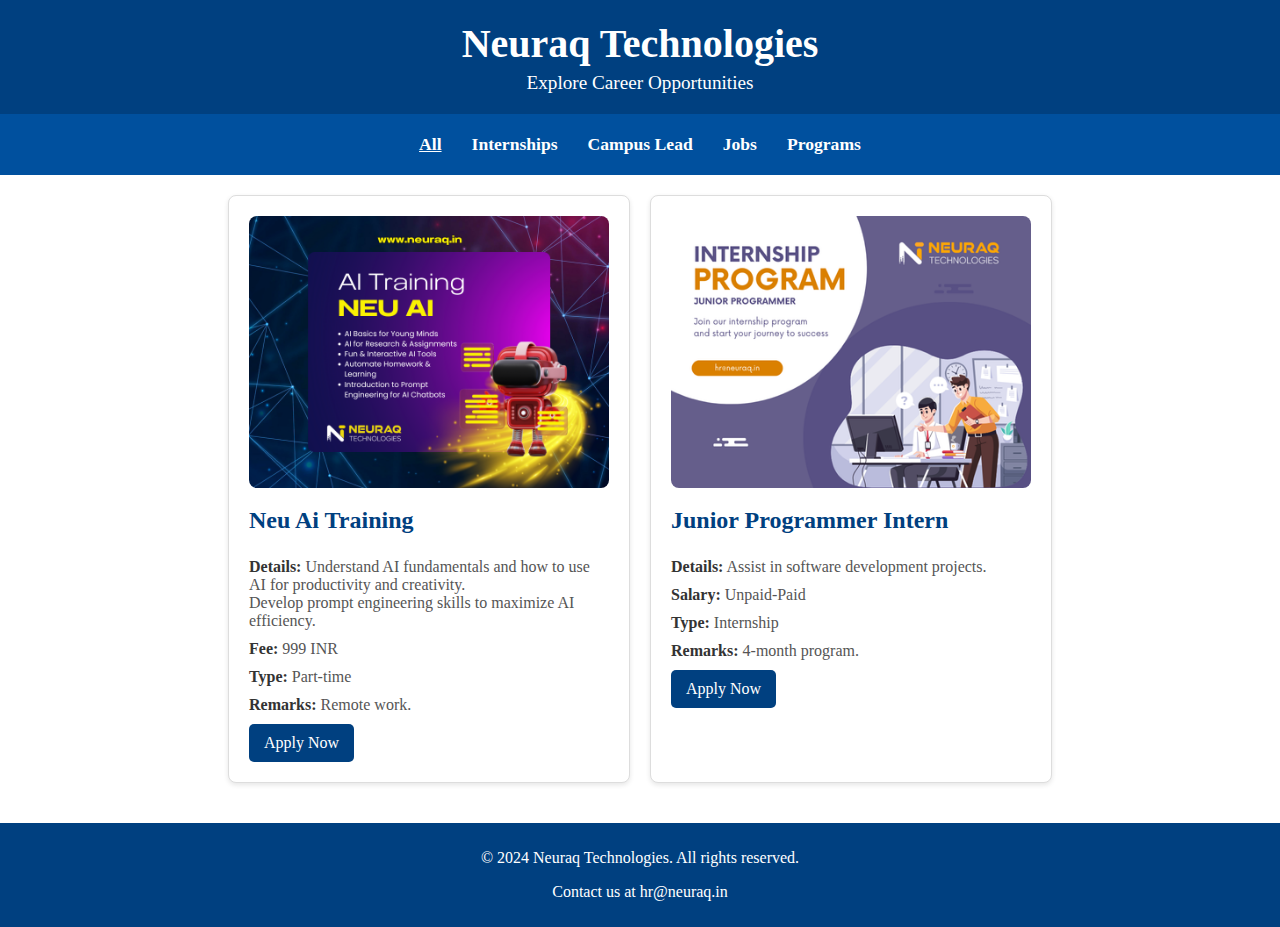
<file: career.html>
<!DOCTYPE html>
<html lang="en">
<head>
    <meta charset="UTF-8">
    <meta name="viewport" content="width=device-width, initial-scale=1.0">
    <title>Neurach Technologies - Careers</title>
    <link rel="stylesheet" href="career.css">
</head>
<body>
    <div class="main-career">
    <header class="career-header">
        <h1>Neuraq Technologies</h1>
        <p>Explore Career Opportunities</p>
    </header>
    <nav class="career-nav">
        <a href="#all" class="career-nav-link career-active" data-filter="all">All</a>
        <a href="#internships" class="career-nav-link" data-filter="internship">Internships</a>
        <a href="#campus-lead" class="career-nav-link" data-filter="campus-lead">Campus Lead</a>
        <a href="#jobs" class="career-nav-link" data-filter="job">Jobs</a>
        <a href="#programs" class="career-nav-link" data-filter="program">Programs</a>
    </nav>
    <div class="career-container">
        <div class="career-job-list">
            <div class="career-job-card" data-type="program">
                <img src="assets/images/course-04.png" alt="program 1">
                <h3>Neu Ai Training</h3>
                <p><strong>Details:</strong> Understand AI fundamentals and how to use AI for productivity and creativity.
                    <br>
                    Develop prompt engineering skills to maximize AI efficiency.
                    </p>
                <p><strong>Fee:</strong> 999 INR</p>
                <p><strong>Type:</strong> Part-time</p>
                <p><strong>Remarks:</strong> Remote work.</p>
                <a href="#" class="career-apply-link">Apply Now</a>
            </div>
            <div class="career-job-card" data-type="internship">
                <img src="assets/images/course-05.png" alt="Internship 1">
                <h3>Junior Programmer Intern</h3>
                <p><strong>Details:</strong> Assist in software development projects.</p>
                <p><strong>Salary:</strong> Unpaid-Paid</p>
                <p><strong>Type:</strong> Internship</p>
                <p><strong>Remarks:</strong> 4-month program.</p>
                <a href="https://forms.gle/obWX1FSLuHimti6c8" class="career-apply-link">Apply Now</a>
            </div>
            <!-- Add more job cards as needed -->
        </div>
    </div>
    <footer class="career-footer">
        <p>&copy; 2024 Neuraq Technologies. All rights reserved.</p>
        <p>Contact us at <a href="mailto:hr@neuraq.in">hr@neuraq.in</a></p>
    </footer>
    <script src="career.js"></script>
</div>
</body>
</html>
</file>
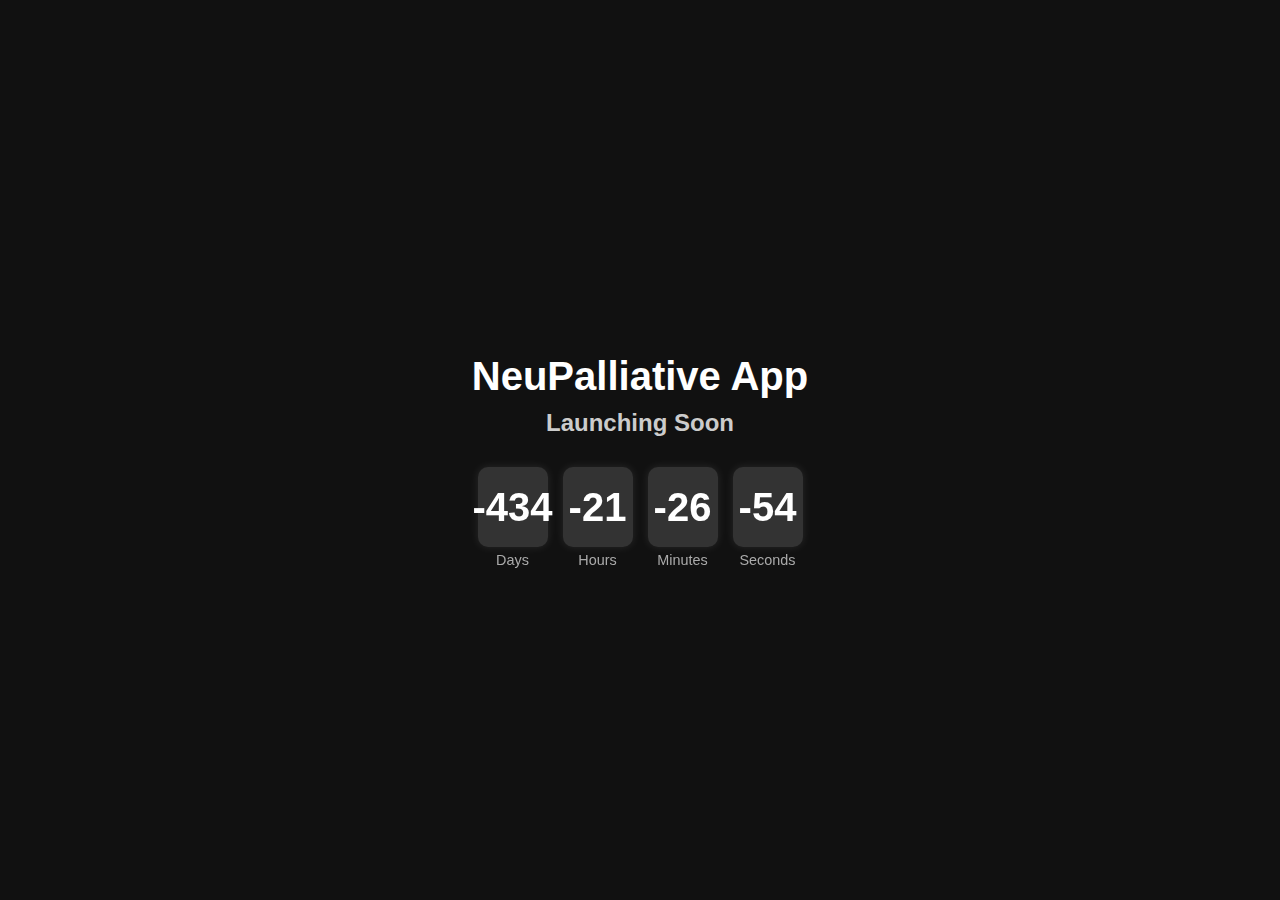
<file: hello.html>
<!DOCTYPE html>
<html lang="en">
<head>
  <meta charset="UTF-8" />
  <meta name="viewport" content="width=device-width, initial-scale=1.0" />
  <title>NeuPalliative App Launch</title>
  <style>
    * {
      margin: 0;
      padding: 0;
      box-sizing: border-box;
    }
    body {
      background: #111;
      color: #fff;
      font-family: 'Segoe UI', Tahoma, Geneva, Verdana, sans-serif;
      display: flex;
      flex-direction: column;
      align-items: center;
      justify-content: center;
      min-height: 100vh;
      text-align: center;
      padding: 20px;
    }
    h1 {
      font-size: 2.5rem;
      margin-bottom: 10px;
    }
    h2 {
      font-size: 1.5rem;
      margin-bottom: 30px;
      color: #ccc;
    }
    .countdown {
      display: flex;
      gap: 15px;
      flex-wrap: wrap;
      justify-content: center;
    }
    .flip-container {
      perspective: 1000px;
      position: relative;
      height: 80px;
      width: 70px;
    }
    .flipper {
      position: relative;
      width: 100%;
      height: 100%;
      transform-style: preserve-3d;
      transition: transform 0.8s cubic-bezier(0.4, 2.3, 0.3, 1);
    }
    .flipper.flip {
      transform: rotateX(-180deg);
    }
    .flipper.falling {
      animation: fall 0.8s cubic-bezier(0.4, 2.3, 0.3, 1) forwards;
    }
    .front, .back {
      position: absolute;
      width: 100%;
      height: 100%;
      backface-visibility: hidden;
      display: flex;
      flex-direction: column;
      align-items: center;
      justify-content: center;
      background: #222;
      border-radius: 10px;
      box-shadow: 0 0 10px rgba(255,255,255,0.1);
    }
    .back {
      transform: rotateX(180deg);
      background: #333;
    }
    .value {
      font-size: 2.5rem;
      font-weight: bold;
    }
    .label {
      font-size: 0.9rem;
      color: #aaa;
      margin-top: 5px;
    }
    @media (max-width: 500px) {
      h1 { font-size: 2rem; }
      .value { font-size: 2rem; }
      .flip-container {
        height: 70px;
        width: 60px;
      }
    }
    @keyframes fall {
      0% {
        transform: rotateX(-180deg) translateY(0);
      }
      50% {
        transform: rotateX(-180deg) translateY(20px);
      }
      100% {
        transform: rotateX(-180deg) translateY(0);
      }
    }
  </style>
</head>
<body>
  <h1>NeuPalliative App</h1>
  <h2>Launching Soon</h2>
 
  <div class="countdown">
    <div class="flip-container">
      <div class="flipper" id="days-flipper">
        <div class="front"><div class="value" id="days-front">--</div></div>
        <div class="back"><div class="value" id="days-back">--</div></div>
      </div>
      <div class="label">Days</div>
    </div>
    <div class="flip-container">
      <div class="flipper" id="hours-flipper">
        <div class="front"><div class="value" id="hours-front">--</div></div>
        <div class="back"><div class="value" id="hours-back">--</div></div>
      </div>
      <div class="label">Hours</div>
    </div>
    <div class="flip-container">
      <div class="flipper" id="minutes-flipper">
        <div class="front"><div class="value" id="minutes-front">--</div></div>
        <div class="back"><div class="value" id="minutes-back">--</div></div>
      </div>
      <div class="label">Minutes</div>
    </div>
    <div class="flip-container">
      <div class="flipper" id="seconds-flipper">
        <div class="front"><div class="value" id="seconds-front">--</div></div>
        <div class="back"><div class="value" id="seconds-back">--</div></div>
      </div>
      <div class="label">Seconds</div>
    </div>
  </div>

  <script>
    const countdownDate = new Date("2025-05-18T16:00:00").getTime();
    const flippers = {
      days: document.getElementById("days-flipper"),
      hours: document.getElementById("hours-flipper"),
      minutes: document.getElementById("minutes-flipper"),
      seconds: document.getElementById("seconds-flipper")
    };
    const fronts = {
      days: document.getElementById("days-front"),
      hours: document.getElementById("hours-front"),
      minutes: document.getElementById("minutes-front"),
      seconds: document.getElementById("seconds-front")
    };
    const backs = {
      days: document.getElementById("days-back"),
      hours: document.getElementById("hours-back"),
      minutes: document.getElementById("minutes-back"),
      seconds: document.getElementById("seconds-back")
    };
    
    let previousValues = {
      days: '--',
      hours: '--',
      minutes: '--',
      seconds: '--'
    };

    function updateCountdown() {
      const now = new Date().getTime();
      const gap = countdownDate - now;

      const second = 1000;
      const minute = second * 60;
      const hour = minute * 60;
      const day = hour * 24;

      const d = Math.floor(gap / day);
      const h = Math.floor((gap % day) / hour).toString().padStart(2, '0');
      const m = Math.floor((gap % hour) / minute).toString().padStart(2, '0');
      const s = Math.floor((gap % minute) / second).toString().padStart(2, '0');

      // Update values and trigger animations
      updateUnit('days', d);
      updateUnit('hours', h);
      updateUnit('minutes', m);
      updateUnit('seconds', s);

      previousValues = { days: d, hours: h, minutes: m, seconds: s };
    }

    function updateUnit(unit, newValue) {
      if (previousValues[unit] !== newValue) {
        // Set the new value on the back face
        backs[unit].textContent = newValue;
        
        // Add flip class to start animation
        flippers[unit].classList.add('flip');
        
        // After flip completes, reset and prepare for next flip
        setTimeout(() => {
          fronts[unit].textContent = newValue;
          flippers[unit].classList.remove('flip');
          flippers[unit].classList.add('falling');
          
          setTimeout(() => {
            flippers[unit].classList.remove('falling');
          }, 800);
        }, 800);
      }
    }

    // Initial setup
    updateCountdown();
    setInterval(updateCountdown, 1000);
  </script>
</body>
</html>
</file>
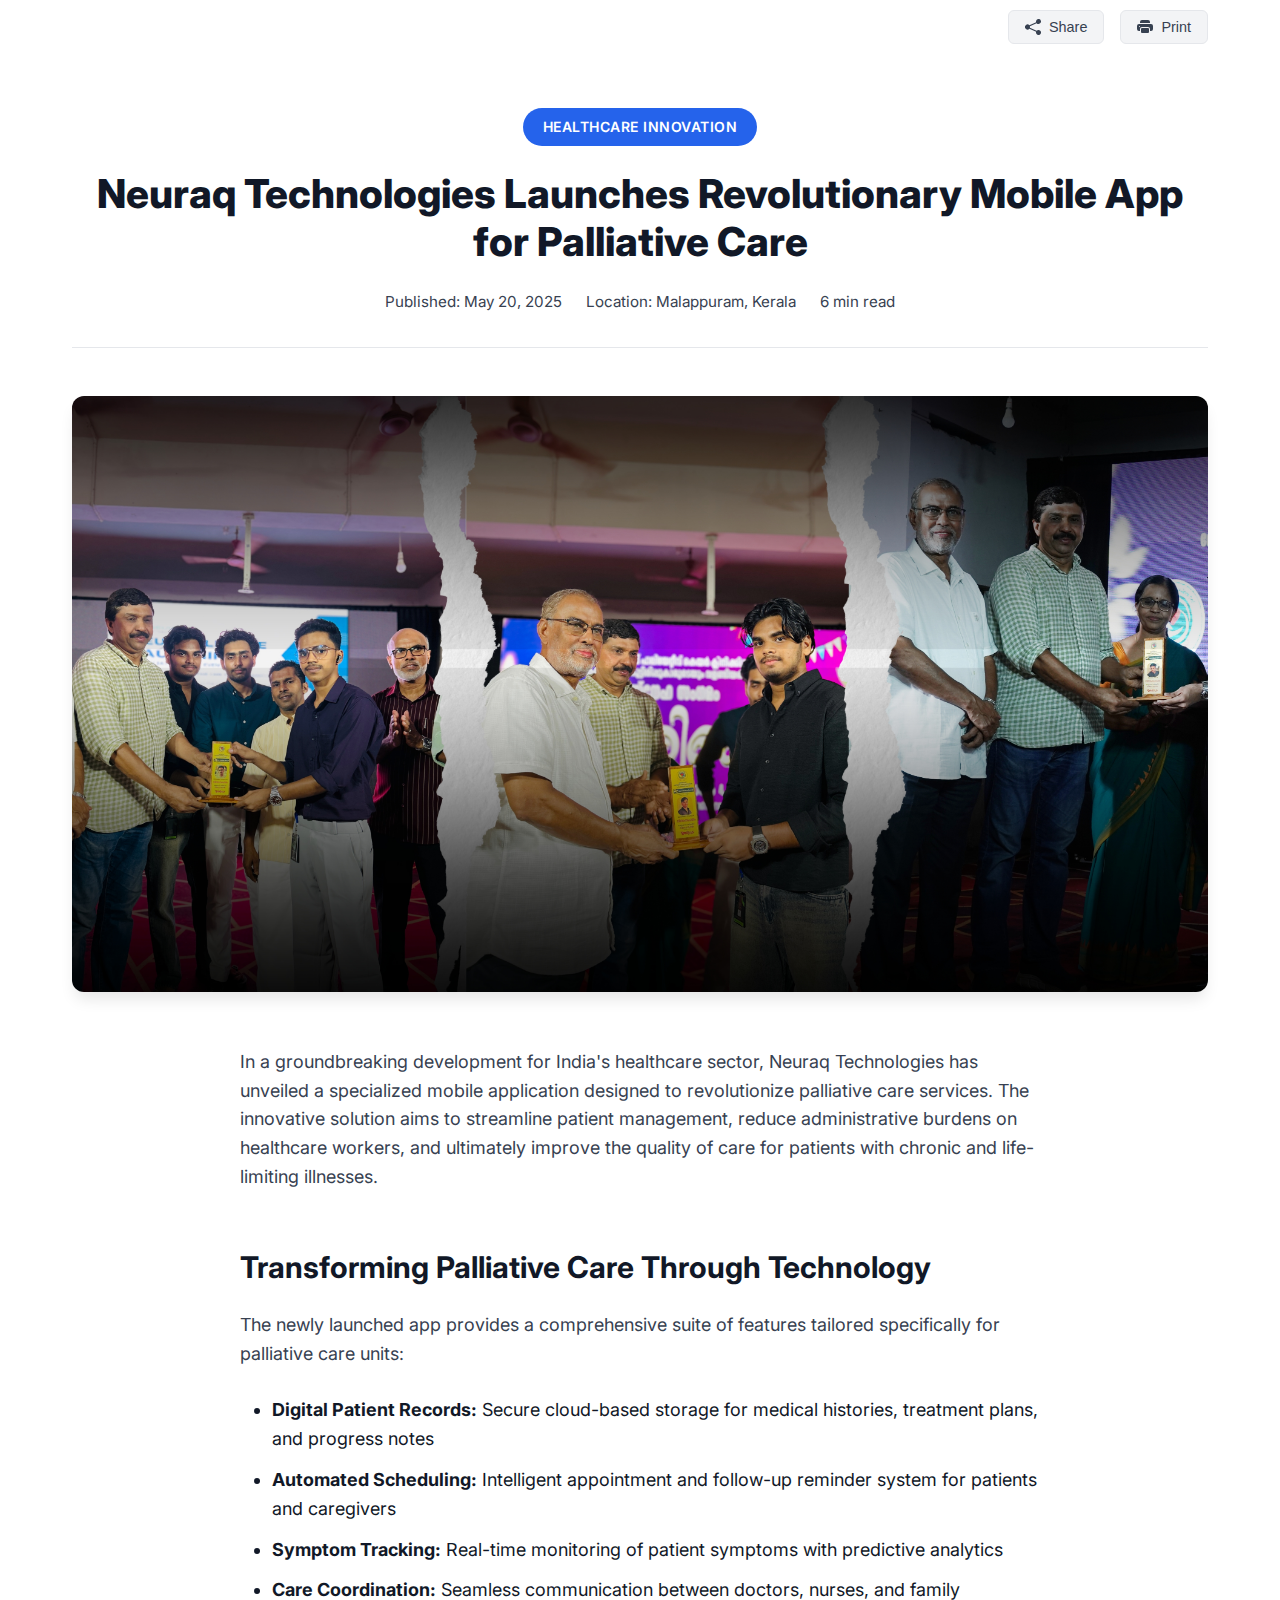
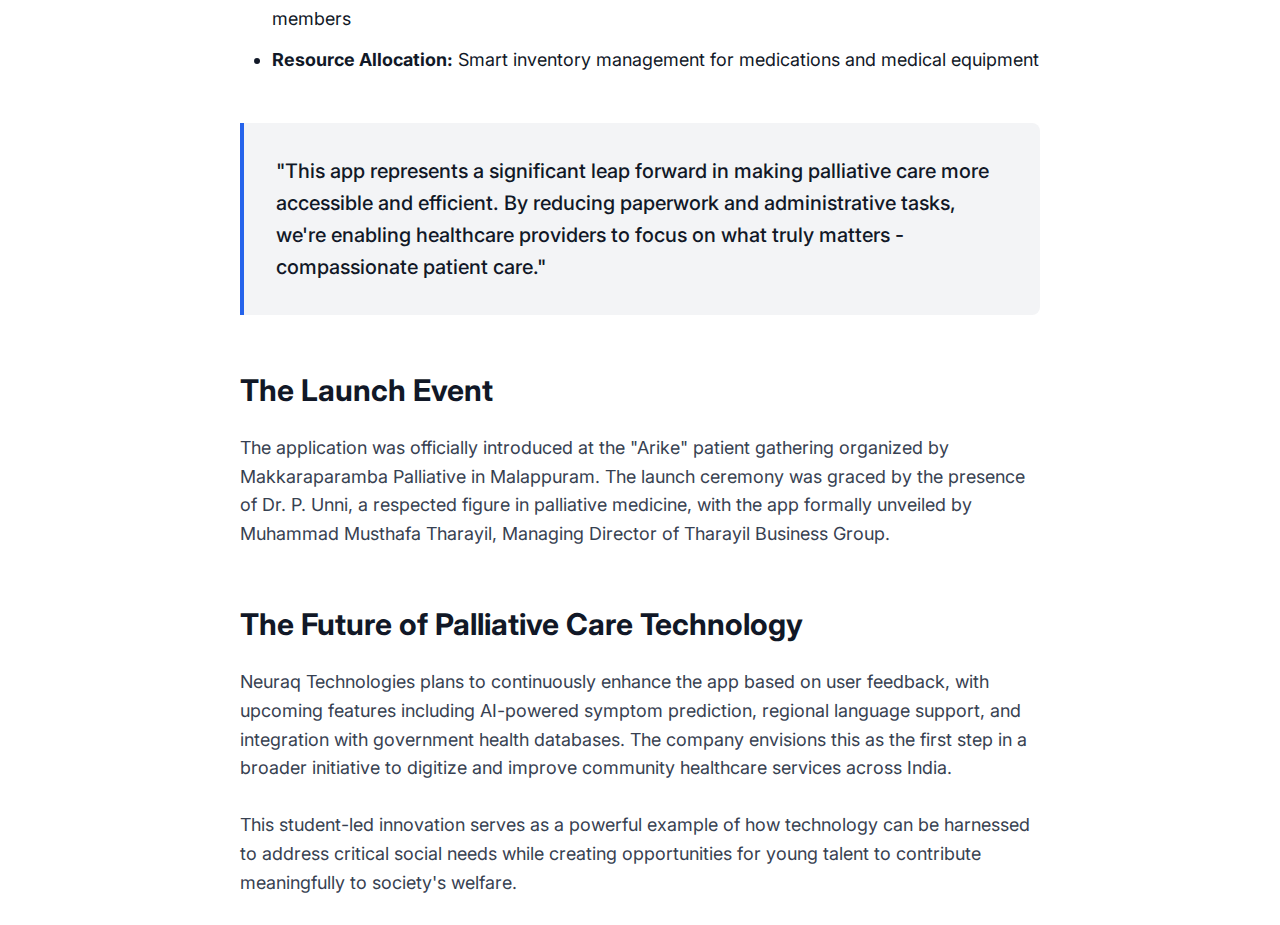
<file: news-1.html>
<!DOCTYPE html>
<html lang="en">
<head>
    <meta charset="UTF-8">
    <meta name="viewport" content="width=device-width, initial-scale=1.0">
    <title>Neuraq Technologies Launches Revolutionary Palliative Care App | Healthcare Innovation</title>
    <meta name="description" content="Discover how Neuraq Technologies' new mobile application is transforming palliative care through innovative technology developed by student innovators.">
    
    <!-- Open Graph / Social Media Meta Tags for better sharing -->
    <meta property="og:title" content="Neuraq Technologies Launches Revolutionary Palliative Care App">
    <meta property="og:description" content="Discover how Neuraq Technologies' new mobile application is transforming palliative care through innovative technology developed by student innovators.">
    <meta property="og:image" content="https://yourwebsite.com/assets/images/blog-big-1.jpg">
    <meta property="og:url" content="https://yourwebsite.com/articles/neuraq-palliative-care-app">
    <meta property="og:type" content="article">
    
    <style>
        :root {
            --primary: #2563eb;
            --primary-dark: #1d4ed8;
            --secondary: #e11d48;
            --gray-100: #f3f4f6;
            --gray-200: #e5e7eb;
            --gray-700: #374151;
            --gray-900: #111827;
        }
        
        * {
            margin: 0;
            padding: 0;
            box-sizing: border-box;
        }
        
        body {
            font-family: 'Inter', -apple-system, BlinkMacSystemFont, sans-serif;
            line-height: 1.6;
            color: var(--gray-900);
            background-color: #ffffff;
        }
        
        .container {
            max-width: 1200px;
            margin: 0 auto;
            padding: 0 2rem;
        }
        
        /* Header Styles */
        .article-header {
            text-align: center;
            margin: 4rem 0 3rem;
            padding-bottom: 2rem;
            border-bottom: 1px solid var(--gray-200);
        }
        
        .category-tag {
            display: inline-block;
            background-color: var(--primary);
            color: white;
            padding: 0.5rem 1.25rem;
            border-radius: 50px;
            font-size: 0.875rem;
            font-weight: 600;
            letter-spacing: 0.5px;
            margin-bottom: 1.5rem;
            text-transform: uppercase;
        }
        
        .article-title {
            font-size: 2.5rem;
            font-weight: 800;
            line-height: 1.2;
            margin-bottom: 1.5rem;
            color: var(--gray-900);
        }
        
        .article-meta {
            display: flex;
            justify-content: center;
            gap: 1.5rem;
            color: var(--gray-700);
            font-size: 0.95rem;
        }
        
        /* Article Actions */
        .article-actions {
            display: flex;
            justify-content: flex-end;
            gap: 1rem;
            margin-bottom: 2rem;
        }
        
        .action-button {
            display: flex;
            align-items: center;
            gap: 0.5rem;
            padding: 0.5rem 1rem;
            background-color: var(--gray-100);
            border: 1px solid var(--gray-200);
            border-radius: 6px;
            cursor: pointer;
            transition: all 0.2s ease;
            font-size: 0.9rem;
            color: var(--gray-700);
        }
        
        .action-button:hover {
            background-color: var(--gray-200);
        }
        
        .action-button.print:hover {
            color: var(--primary);
            border-color: var(--primary);
        }
        
        .action-button.share:hover {
            color: var(--secondary);
            border-color: var(--secondary);
        }
        
        /* Featured Image */
        .featured-image {
            width: 100%;
            height: auto;
            max-height: 630px;
            object-fit: cover;
            border-radius: 12px;
            margin-bottom: 3rem;
            box-shadow: 0 10px 15px -3px rgba(0, 0, 0, 0.1);
        }
        
        /* Article Content */
        .article-content {
            max-width: 800px;
            margin: 0 auto;
            font-size: 1.125rem;
        }
        
        .article-content p {
            margin-bottom: 1.75rem;
            color: var(--gray-700);
        }
        
        .article-content h2 {
            font-size: 1.875rem;
            font-weight: 700;
            margin: 3.5rem 0 1.5rem;
            color: var(--gray-900);
            line-height: 1.3;
        }
        
        .article-content h3 {
            font-size: 1.5rem;
            font-weight: 600;
            margin: 2.5rem 0 1rem;
            color: var(--gray-900);
        }
        
        .article-content ul, 
        .article-content ol {
            margin-bottom: 1.75rem;
            padding-left: 2rem;
        }
        
        .article-content li {
            margin-bottom: 0.75rem;
        }
        
        /* Highlight Box */
        .highlight-box {
            background-color: var(--gray-100);
            border-left: 4px solid var(--primary);
            padding: 2rem;
            margin: 3rem 0;
            border-radius: 0 8px 8px 0;
        }
        
        .highlight-box p {
            font-size: 1.25rem;
            font-weight: 500;
            margin-bottom: 0;
            color: var(--gray-900);
        }
        
        /* Team Section */
        .team-section {
            margin: 4rem 0;
        }
        
        .team-grid {
            display: grid;
            grid-template-columns: repeat(auto-fit, minmax(250px, 1fr));
            gap: 2rem;
            margin-top: 2rem;
        }
        
        .team-card {
            background-color: var(--gray-100);
            border-radius: 8px;
            overflow: hidden;
            transition: transform 0.3s ease;
        }
        
        .team-card:hover {
            transform: translateY(-5px);
        }
        
        .team-image {
            width: 100%;
            height: 200px;
            object-fit: cover;
        }
        
        .team-info {
            padding: 1.5rem;
        }
        
        .team-name {
            font-weight: 700;
            margin-bottom: 0.5rem;
        }
        
        .team-role {
            color: var(--primary);
            font-size: 0.9rem;
            margin-bottom: 0.75rem;
            display: block;
        }
        
        /* Testimonials */
        .testimonials {
            margin: 5rem 0;
        }
        
        .testimonial-grid {
            display: grid;
            grid-template-columns: repeat(auto-fit, minmax(300px, 1fr));
            gap: 2rem;
            margin-top: 2rem;
        }
        
        .testimonial-card {
            background-color: white;
            border-radius: 8px;
            padding: 2rem;
            box-shadow: 0 4px 6px -1px rgba(0, 0, 0, 0.1);
            border: 1px solid var(--gray-200);
        }
        
        .testimonial-text {
            font-style: italic;
            margin-bottom: 1.5rem;
            position: relative;
        }
        
        .testimonial-text::before {
            content: '"';
            font-size: 3rem;
            color: var(--gray-200);
            position: absolute;
            left: -1rem;
            top: -1rem;
            line-height: 1;
        }
        
        .testimonial-author {
            display: flex;
            align-items: center;
            gap: 1rem;
        }
        
        .author-avatar {
            width: 50px;
            height: 50px;
            border-radius: 50%;
            object-fit: cover;
        }
        
        .author-info h4 {
            font-weight: 600;
            margin-bottom: 0.25rem;
        }
        
        .author-title {
            color: var(--gray-700);
            font-size: 0.875rem;
        }
        
        /* Responsive */
        @media (max-width: 768px) {
            .article-title {
                font-size: 2rem;
            }
            
            .article-meta {
                flex-direction: column;
                align-items: center;
                gap: 0.5rem;
            }
            
            .team-grid {
                grid-template-columns: 1fr;
            }
            
            .article-actions {
                justify-content: center;
            }
        }
        
        /* Print Styles */
        @media print {
            body {
                font-size: 12pt;
                line-height: 1.5;
                color: #000;
                background: none;
            }
            
            .container {
                padding: 0;
                max-width: 100%;
            }
            
            .article-header {
                margin: 1rem 0;
                padding-bottom: 1rem;
            }
            
            .article-title {
                font-size: 18pt;
                margin-bottom: 1rem;
            }
            
            .article-actions,
            .category-tag {
                display: none;
            }
            
            .featured-image {
                max-height: 300px;
                margin-bottom: 1rem;
            }
            
            .article-content {
                max-width: 100%;
                font-size: 12pt;
            }
            
            .article-content h2 {
                font-size: 16pt;
                margin: 2rem 0 1rem;
            }
            
            .article-content h3 {
                font-size: 14pt;
                margin: 1.5rem 0 0.75rem;
            }
            
            .highlight-box {
                margin: 1.5rem 0;
                padding: 1rem;
            }
            
            .highlight-box p {
                font-size: 12pt;
            }
            
            /* Hide elements not needed for print */
            .testimonials,
            .team-section {
                display: none;
            }
            
            /* Add URL at bottom */
            .article-content::after {
                content: "Article URL: " attr(data-url);
                display: block;
                margin-top: 2rem;
                font-size: 10pt;
                color: #666;
            }
        }
    </style>
    <link rel="preconnect" href="https://fonts.googleapis.com">
    <link rel="preconnect" href="https://fonts.gstatic.com" crossorigin>
    <link href="https://fonts.googleapis.com/css2?family=Inter:wght@400;500;600;700;800&display=swap" rel="stylesheet">
</head>
<body>
    <article class="container">
        <div class="article-actions " style="margin-top: 10px;">
            <button class="action-button share" onclick="shareArticle()">
                <svg xmlns="http://www.w3.org/2000/svg" width="16" height="16" fill="currentColor" viewBox="0 0 16 16">
                    <path d="M11 2.5a2.5 2.5 0 1 1 .603 1.628l-6.718 3.12a2.499 2.499 0 0 1 0 1.504l6.718 3.12a2.5 2.5 0 1 1-.488.876l-6.718-3.12a2.5 2.5 0 1 1 0-3.256l6.718-3.12A2.5 2.5 0 0 1 11 2.5z"/>
                </svg>
                Share
            </button>
            <button class="action-button print" onclick="window.print()">
                <svg xmlns="http://www.w3.org/2000/svg" width="16" height="16" fill="currentColor" viewBox="0 0 16 16">
                    <path d="M5 1a2 2 0 0 0-2 2v1h10V3a2 2 0 0 0-2-2H5zm6 8H5a1 1 0 0 0-1 1v3a1 1 0 0 0 1 1h6a1 1 0 0 0 1-1v-3a1 1 0 0 0-1-1z"/>
                    <path d="M0 7a2 2 0 0 1 2-2h12a2 2 0 0 1 2 2v3a2 2 0 0 1-2 2h-1v-2a2 2 0 0 0-2-2H5a2 2 0 0 0-2 2v2H2a2 2 0 0 1-2-2V7zm2.5 1a.5.5 0 1 0 0-1 .5.5 0 0 0 0 1z"/>
                </svg>
                Print
            </button>
        </div>
        
        <header class="article-header">
            <span class="category-tag">Healthcare Innovation</span>
            <h1 class="article-title">Neuraq Technologies Launches Revolutionary Mobile App for Palliative Care</h1>
            <div class="article-meta">
                <span>Published: May 20, 2025</span>
                <span>Location: Malappuram, Kerala</span>
                <span>6 min read</span>
            </div>
        </header>
        
        <img src="assets/images/blog-big-1.jpg" alt="Doctor using mobile app with elderly patient" class="featured-image" loading="lazy" width="1200" height="630">
        
        <div class="article-content" >
            <p>In a groundbreaking development for India's healthcare sector, Neuraq Technologies has unveiled a specialized mobile application designed to revolutionize palliative care services. The innovative solution aims to streamline patient management, reduce administrative burdens on healthcare workers, and ultimately improve the quality of care for patients with chronic and life-limiting illnesses.</p>
            
            <h2>Transforming Palliative Care Through Technology</h2>
            <p>The newly launched app provides a comprehensive suite of features tailored specifically for palliative care units:</p>
            
            <ul>
                <li><strong>Digital Patient Records:</strong> Secure cloud-based storage for medical histories, treatment plans, and progress notes</li>
                <li><strong>Automated Scheduling:</strong> Intelligent appointment and follow-up reminder system for patients and caregivers</li>
                <li><strong>Symptom Tracking:</strong> Real-time monitoring of patient symptoms with predictive analytics</li>
                <li><strong>Care Coordination:</strong> Seamless communication between doctors, nurses, and family members</li>
                <li><strong>Resource Allocation:</strong> Smart inventory management for medications and medical equipment</li>
            </ul>
            
            <div class="highlight-box">
                <p>"This app represents a significant leap forward in making palliative care more accessible and efficient. By reducing paperwork and administrative tasks, we're enabling healthcare providers to focus on what truly matters - compassionate patient care."</p>
            </div>
            
            <h2>The Launch Event</h2>
            <p>The application was officially introduced at the "Arike" patient gathering organized by Makkaraparamba Palliative in Malappuram. The launch ceremony was graced by the presence of Dr. P. Unni, a respected figure in palliative medicine, with the app formally unveiled by Muhammad Musthafa Tharayil, Managing Director of Tharayil Business Group.</p>
            
            <h2>The Future of Palliative Care Technology</h2>
            <p>Neuraq Technologies plans to continuously enhance the app based on user feedback, with upcoming features including AI-powered symptom prediction, regional language support, and integration with government health databases. The company envisions this as the first step in a broader initiative to digitize and improve community healthcare services across India.</p>
            
            <p>This student-led innovation serves as a powerful example of how technology can be harnessed to address critical social needs while creating opportunities for young talent to contribute meaningfully to society's welfare.</p>
        </div>
    </article>

    <script>
        function shareArticle() {
            // Check if the Web Share API is supported
            if (navigator.share) {
                navigator.share({
                    title: document.title,
                    text: document.querySelector('meta[name="description"]').content,
                    url: window.location.href,
                })
                .then(() => console.log('Successful share'))
                .catch((error) => console.log('Error sharing:', error));
            } else {
                // Fallback for browsers that don't support Web Share API
                const shareUrl = `https://www.facebook.com/sharer/sharer.php?u=${encodeURIComponent(window.location.href)}`;
                window.open(shareUrl, '_blank', 'width=600,height=400');
            }
        }
        
        // Add print styles dynamically
        function beforePrint() {
            document.body.classList.add('printing');
        }
        
        function afterPrint() {
            document.body.classList.remove('printing');
        }
        
        // Add event listeners for print detection
        if (window.matchMedia) {
            const mediaQueryList = window.matchMedia('print');
            mediaQueryList.addListener((mql) => {
                if (mql.matches) {
                    beforePrint();
                } else {
                    afterPrint();
                }
            });
        }
        
        window.onbeforeprint = beforePrint;
        window.onafterprint = afterPrint;
    </script>
</body>
</html>
</file>
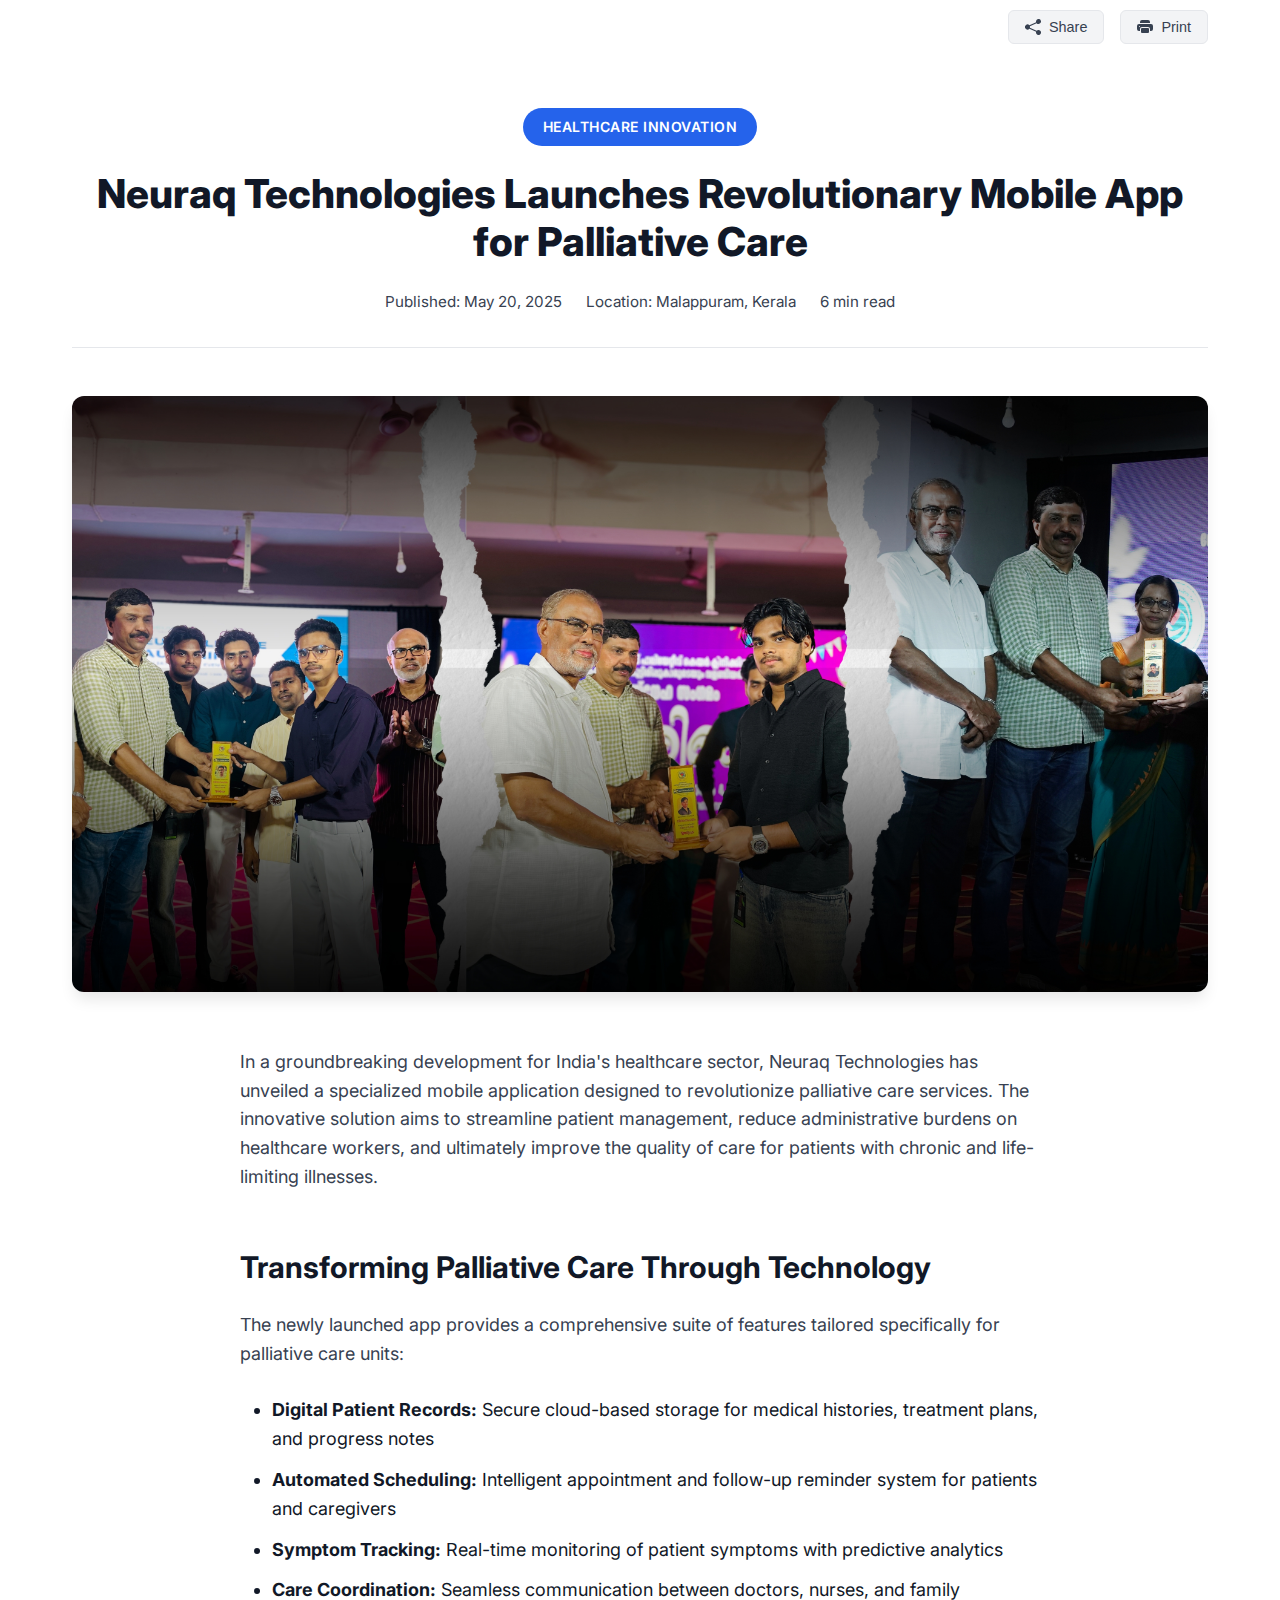
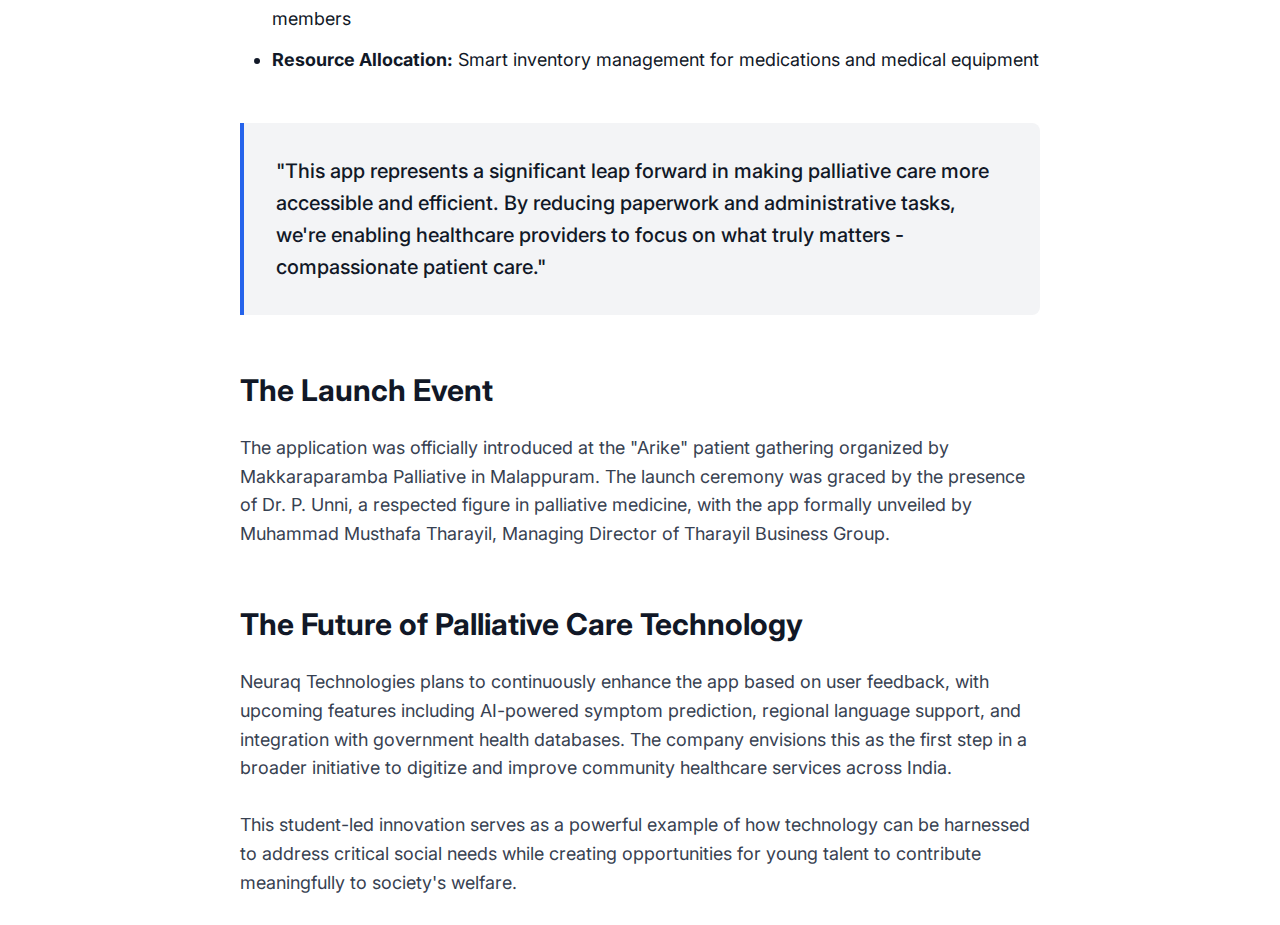
<file: single-post-1.html>
<!DOCTYPE html>
<html lang="en">
<head>
    <meta charset="UTF-8">
    <meta name="viewport" content="width=device-width, initial-scale=1.0">
    <title>Neuraq Technologies Launches Revolutionary Palliative Care App | Healthcare Innovation</title>
    <meta name="description" content="Discover how Neuraq Technologies' new mobile application is transforming palliative care through innovative technology developed by student innovators.">
    
    <!-- Open Graph / Social Media Meta Tags for better sharing -->
    <meta property="og:title" content="Neuraq Technologies Launches Revolutionary Palliative Care App">
    <meta property="og:description" content="Discover how Neuraq Technologies' new mobile application is transforming palliative care through innovative technology developed by student innovators.">
    <meta property="og:image" content="https://yourwebsite.com/assets/images/blog-big-1.jpg">
    <meta property="og:url" content="https://yourwebsite.com/articles/neuraq-palliative-care-app">
    <meta property="og:type" content="article">
    
    <style>
        :root {
            --primary: #2563eb;
            --primary-dark: #1d4ed8;
            --secondary: #e11d48;
            --gray-100: #f3f4f6;
            --gray-200: #e5e7eb;
            --gray-700: #374151;
            --gray-900: #111827;
        }
        
        * {
            margin: 0;
            padding: 0;
            box-sizing: border-box;
        }
        
        body {
            font-family: 'Inter', -apple-system, BlinkMacSystemFont, sans-serif;
            line-height: 1.6;
            color: var(--gray-900);
            background-color: #ffffff;
        }
        
        .container {
            max-width: 1200px;
            margin: 0 auto;
            padding: 0 2rem;
        }
        
        /* Header Styles */
        .article-header {
            text-align: center;
            margin: 4rem 0 3rem;
            padding-bottom: 2rem;
            border-bottom: 1px solid var(--gray-200);
        }
        
        .category-tag {
            display: inline-block;
            background-color: var(--primary);
            color: white;
            padding: 0.5rem 1.25rem;
            border-radius: 50px;
            font-size: 0.875rem;
            font-weight: 600;
            letter-spacing: 0.5px;
            margin-bottom: 1.5rem;
            text-transform: uppercase;
        }
        
        .article-title {
            font-size: 2.5rem;
            font-weight: 800;
            line-height: 1.2;
            margin-bottom: 1.5rem;
            color: var(--gray-900);
        }
        
        .article-meta {
            display: flex;
            justify-content: center;
            gap: 1.5rem;
            color: var(--gray-700);
            font-size: 0.95rem;
        }
        
        /* Article Actions */
        .article-actions {
            display: flex;
            justify-content: flex-end;
            gap: 1rem;
            margin-bottom: 2rem;
        }
        
        .action-button {
            display: flex;
            align-items: center;
            gap: 0.5rem;
            padding: 0.5rem 1rem;
            background-color: var(--gray-100);
            border: 1px solid var(--gray-200);
            border-radius: 6px;
            cursor: pointer;
            transition: all 0.2s ease;
            font-size: 0.9rem;
            color: var(--gray-700);
        }
        
        .action-button:hover {
            background-color: var(--gray-200);
        }
        
        .action-button.print:hover {
            color: var(--primary);
            border-color: var(--primary);
        }
        
        .action-button.share:hover {
            color: var(--secondary);
            border-color: var(--secondary);
        }
        
        /* Featured Image */
        .featured-image {
            width: 100%;
            height: auto;
            max-height: 630px;
            object-fit: cover;
            border-radius: 12px;
            margin-bottom: 3rem;
            box-shadow: 0 10px 15px -3px rgba(0, 0, 0, 0.1);
        }
        
        /* Article Content */
        .article-content {
            max-width: 800px;
            margin: 0 auto;
            font-size: 1.125rem;
        }
        
        .article-content p {
            margin-bottom: 1.75rem;
            color: var(--gray-700);
        }
        
        .article-content h2 {
            font-size: 1.875rem;
            font-weight: 700;
            margin: 3.5rem 0 1.5rem;
            color: var(--gray-900);
            line-height: 1.3;
        }
        
        .article-content h3 {
            font-size: 1.5rem;
            font-weight: 600;
            margin: 2.5rem 0 1rem;
            color: var(--gray-900);
        }
        
        .article-content ul, 
        .article-content ol {
            margin-bottom: 1.75rem;
            padding-left: 2rem;
        }
        
        .article-content li {
            margin-bottom: 0.75rem;
        }
        
        /* Highlight Box */
        .highlight-box {
            background-color: var(--gray-100);
            border-left: 4px solid var(--primary);
            padding: 2rem;
            margin: 3rem 0;
            border-radius: 0 8px 8px 0;
        }
        
        .highlight-box p {
            font-size: 1.25rem;
            font-weight: 500;
            margin-bottom: 0;
            color: var(--gray-900);
        }
        
        /* Team Section */
        .team-section {
            margin: 4rem 0;
        }
        
        .team-grid {
            display: grid;
            grid-template-columns: repeat(auto-fit, minmax(250px, 1fr));
            gap: 2rem;
            margin-top: 2rem;
        }
        
        .team-card {
            background-color: var(--gray-100);
            border-radius: 8px;
            overflow: hidden;
            transition: transform 0.3s ease;
        }
        
        .team-card:hover {
            transform: translateY(-5px);
        }
        
        .team-image {
            width: 100%;
            height: 200px;
            object-fit: cover;
        }
        
        .team-info {
            padding: 1.5rem;
        }
        
        .team-name {
            font-weight: 700;
            margin-bottom: 0.5rem;
        }
        
        .team-role {
            color: var(--primary);
            font-size: 0.9rem;
            margin-bottom: 0.75rem;
            display: block;
        }
        
        /* Testimonials */
        .testimonials {
            margin: 5rem 0;
        }
        
        .testimonial-grid {
            display: grid;
            grid-template-columns: repeat(auto-fit, minmax(300px, 1fr));
            gap: 2rem;
            margin-top: 2rem;
        }
        
        .testimonial-card {
            background-color: white;
            border-radius: 8px;
            padding: 2rem;
            box-shadow: 0 4px 6px -1px rgba(0, 0, 0, 0.1);
            border: 1px solid var(--gray-200);
        }
        
        .testimonial-text {
            font-style: italic;
            margin-bottom: 1.5rem;
            position: relative;
        }
        
        .testimonial-text::before {
            content: '"';
            font-size: 3rem;
            color: var(--gray-200);
            position: absolute;
            left: -1rem;
            top: -1rem;
            line-height: 1;
        }
        
        .testimonial-author {
            display: flex;
            align-items: center;
            gap: 1rem;
        }
        
        .author-avatar {
            width: 50px;
            height: 50px;
            border-radius: 50%;
            object-fit: cover;
        }
        
        .author-info h4 {
            font-weight: 600;
            margin-bottom: 0.25rem;
        }
        
        .author-title {
            color: var(--gray-700);
            font-size: 0.875rem;
        }
        
        /* Responsive */
        @media (max-width: 768px) {
            .article-title {
                font-size: 2rem;
            }
            
            .article-meta {
                flex-direction: column;
                align-items: center;
                gap: 0.5rem;
            }
            
            .team-grid {
                grid-template-columns: 1fr;
            }
            
            .article-actions {
                justify-content: center;
            }
        }
        
        /* Print Styles */
        @media print {
            body {
                font-size: 12pt;
                line-height: 1.5;
                color: #000;
                background: none;
            }
            
            .container {
                padding: 0;
                max-width: 100%;
            }
            
            .article-header {
                margin: 1rem 0;
                padding-bottom: 1rem;
            }
            
            .article-title {
                font-size: 18pt;
                margin-bottom: 1rem;
            }
            
            .article-actions,
            .category-tag {
                display: none;
            }
            
            .featured-image {
                max-height: 300px;
                margin-bottom: 1rem;
            }
            
            .article-content {
                max-width: 100%;
                font-size: 12pt;
            }
            
            .article-content h2 {
                font-size: 16pt;
                margin: 2rem 0 1rem;
            }
            
            .article-content h3 {
                font-size: 14pt;
                margin: 1.5rem 0 0.75rem;
            }
            
            .highlight-box {
                margin: 1.5rem 0;
                padding: 1rem;
            }
            
            .highlight-box p {
                font-size: 12pt;
            }
            
            /* Hide elements not needed for print */
            .testimonials,
            .team-section {
                display: none;
            }
            
            /* Add URL at bottom */
            .article-content::after {
                content: "Article URL: " attr(data-url);
                display: block;
                margin-top: 2rem;
                font-size: 10pt;
                color: #666;
            }
        }
    </style>
    <link rel="preconnect" href="https://fonts.googleapis.com">
    <link rel="preconnect" href="https://fonts.gstatic.com" crossorigin>
    <link href="https://fonts.googleapis.com/css2?family=Inter:wght@400;500;600;700;800&display=swap" rel="stylesheet">
</head>
<body>
    <article class="container">
        <div class="article-actions " style="margin-top: 10px;">
            <button class="action-button share" onclick="shareArticle()">
                <svg xmlns="http://www.w3.org/2000/svg" width="16" height="16" fill="currentColor" viewBox="0 0 16 16">
                    <path d="M11 2.5a2.5 2.5 0 1 1 .603 1.628l-6.718 3.12a2.499 2.499 0 0 1 0 1.504l6.718 3.12a2.5 2.5 0 1 1-.488.876l-6.718-3.12a2.5 2.5 0 1 1 0-3.256l6.718-3.12A2.5 2.5 0 0 1 11 2.5z"/>
                </svg>
                Share
            </button>
            <button class="action-button print" onclick="window.print()">
                <svg xmlns="http://www.w3.org/2000/svg" width="16" height="16" fill="currentColor" viewBox="0 0 16 16">
                    <path d="M5 1a2 2 0 0 0-2 2v1h10V3a2 2 0 0 0-2-2H5zm6 8H5a1 1 0 0 0-1 1v3a1 1 0 0 0 1 1h6a1 1 0 0 0 1-1v-3a1 1 0 0 0-1-1z"/>
                    <path d="M0 7a2 2 0 0 1 2-2h12a2 2 0 0 1 2 2v3a2 2 0 0 1-2 2h-1v-2a2 2 0 0 0-2-2H5a2 2 0 0 0-2 2v2H2a2 2 0 0 1-2-2V7zm2.5 1a.5.5 0 1 0 0-1 .5.5 0 0 0 0 1z"/>
                </svg>
                Print
            </button>
        </div>
        
        <header class="article-header">
            <span class="category-tag">Healthcare Innovation</span>
            <h1 class="article-title">Neuraq Technologies Launches Revolutionary Mobile App for Palliative Care</h1>
            <div class="article-meta">
                <span>Published: May 20, 2025</span>
                <span>Location: Malappuram, Kerala</span>
                <span>6 min read</span>
            </div>
        </header>
        
        <img src="assets/images/blog-big-1.jpg" alt="Doctor using mobile app with elderly patient" class="featured-image" loading="lazy" width="1200" height="630">
        
        <div class="article-content" data-url="https://yourwebsite.com/articles/neuraq-palliative-care-app">
            <p>In a groundbreaking development for India's healthcare sector, Neuraq Technologies has unveiled a specialized mobile application designed to revolutionize palliative care services. The innovative solution aims to streamline patient management, reduce administrative burdens on healthcare workers, and ultimately improve the quality of care for patients with chronic and life-limiting illnesses.</p>
            
            <h2>Transforming Palliative Care Through Technology</h2>
            <p>The newly launched app provides a comprehensive suite of features tailored specifically for palliative care units:</p>
            
            <ul>
                <li><strong>Digital Patient Records:</strong> Secure cloud-based storage for medical histories, treatment plans, and progress notes</li>
                <li><strong>Automated Scheduling:</strong> Intelligent appointment and follow-up reminder system for patients and caregivers</li>
                <li><strong>Symptom Tracking:</strong> Real-time monitoring of patient symptoms with predictive analytics</li>
                <li><strong>Care Coordination:</strong> Seamless communication between doctors, nurses, and family members</li>
                <li><strong>Resource Allocation:</strong> Smart inventory management for medications and medical equipment</li>
            </ul>
            
            <div class="highlight-box">
                <p>"This app represents a significant leap forward in making palliative care more accessible and efficient. By reducing paperwork and administrative tasks, we're enabling healthcare providers to focus on what truly matters - compassionate patient care."</p>
            </div>
            
            <h2>The Launch Event</h2>
            <p>The application was officially introduced at the "Arike" patient gathering organized by Makkaraparamba Palliative in Malappuram. The launch ceremony was graced by the presence of Dr. P. Unni, a respected figure in palliative medicine, with the app formally unveiled by Muhammad Musthafa Tharayil, Managing Director of Tharayil Business Group.</p>
            
            <h2>The Future of Palliative Care Technology</h2>
            <p>Neuraq Technologies plans to continuously enhance the app based on user feedback, with upcoming features including AI-powered symptom prediction, regional language support, and integration with government health databases. The company envisions this as the first step in a broader initiative to digitize and improve community healthcare services across India.</p>
            
            <p>This student-led innovation serves as a powerful example of how technology can be harnessed to address critical social needs while creating opportunities for young talent to contribute meaningfully to society's welfare.</p>
        </div>
    </article>

    <script>
        function shareArticle() {
            // Check if the Web Share API is supported
            if (navigator.share) {
                navigator.share({
                    title: document.title,
                    text: document.querySelector('meta[name="description"]').content,
                    url: window.location.href,
                })
                .then(() => console.log('Successful share'))
                .catch((error) => console.log('Error sharing:', error));
            } else {
                // Fallback for browsers that don't support Web Share API
                const shareUrl = `https://www.facebook.com/sharer/sharer.php?u=${encodeURIComponent(window.location.href)}`;
                window.open(shareUrl, '_blank', 'width=600,height=400');
            }
        }
        
        // Add print styles dynamically
        function beforePrint() {
            document.body.classList.add('printing');
        }
        
        function afterPrint() {
            document.body.classList.remove('printing');
        }
        
        // Add event listeners for print detection
        if (window.matchMedia) {
            const mediaQueryList = window.matchMedia('print');
            mediaQueryList.addListener((mql) => {
                if (mql.matches) {
                    beforePrint();
                } else {
                    afterPrint();
                }
            });
        }
        
        window.onbeforeprint = beforePrint;
        window.onafterprint = afterPrint;
    </script>
</body>
</html>
</file>
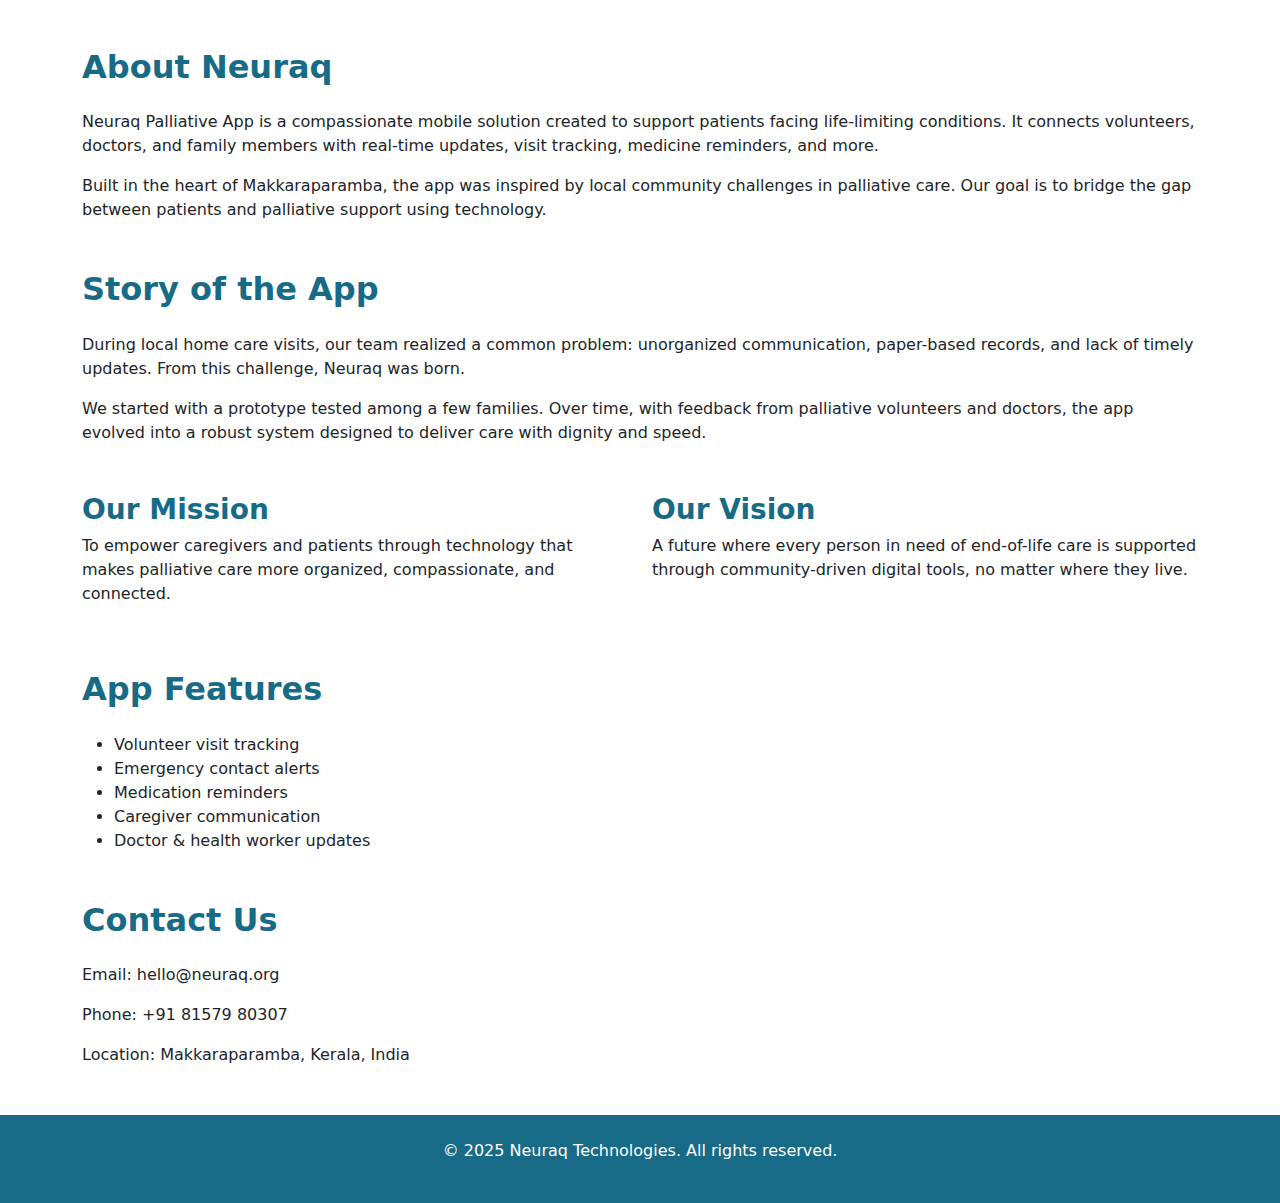
<file: Pages/about-app.html>
<!DOCTYPE html>
<html lang="en">
<head>
    <meta charset="utf-8">
    <title>Neuraq Palliative App - About</title>
    <meta name="viewport" content="width=device-width, initial-scale=1">
    <meta name="keywords" content="Neuraq, Palliative Care, Kerala Health App, Caregiver Support, Patient App, Palliative Technology">
    <meta name="description" content="Neuraq is a digital solution for palliative care, connecting patients, caregivers, and volunteers through a single app platform.">
    <meta name="author" content="Neuraq Team">
    <link href="https://cdn.jsdelivr.net/npm/bootstrap@5.3.2/dist/css/bootstrap.min.css" rel="stylesheet">
    <style>
        :root {
            --primary: #176B87;
            --secondary: #64CCC5;
            --light: #f8f9fa;
            --dark: #212529;
            --primary-gradient: linear-gradient(45deg, #176B87, #64CCC5);
        }
        .gradient-bg {
            background: var(--primary-gradient);
            color: white;
        }
        .section-title {
            font-weight: bold;
            color: var(--primary);
        }
        .team-img {
            width: 100%;
            height: 300px;
            object-fit: cover;
            border-radius: 12px;
        }
        footer {
            background-color: var(--primary);
            color: white;
        }
    </style>
</head>
<body>

<!-- About Section -->
<section class="container my-5">
    <h2 class="section-title mb-4">About Neuraq</h2>
    <p>Neuraq Palliative App is a compassionate mobile solution created to support patients facing life-limiting conditions. It connects volunteers, doctors, and family members with real-time updates, visit tracking, medicine reminders, and more.</p>
    <p>Built in the heart of Makkaraparamba, the app was inspired by local community challenges in palliative care. Our goal is to bridge the gap between patients and palliative support using technology.</p>
</section>

<!-- Story Section -->
<section class="container my-5">
    <h2 class="section-title mb-4">Story of the App</h2>
    <p>During local home care visits, our team realized a common problem: unorganized communication, paper-based records, and lack of timely updates. From this challenge, Neuraq was born.</p>
    <p>We started with a prototype tested among a few families. Over time, with feedback from palliative volunteers and doctors, the app evolved into a robust system designed to deliver care with dignity and speed.</p>
</section>

<!-- Mission & Vision -->
<section class="container my-5">
    <div class="row">
        <div class="col-md-6">
            <h3 class="section-title">Our Mission</h3>
            <p>To empower caregivers and patients through technology that makes palliative care more organized, compassionate, and connected.</p>
        </div>
        <div class="col-md-6">
            <h3 class="section-title">Our Vision</h3>
            <p>A future where every person in need of end-of-life care is supported through community-driven digital tools, no matter where they live.</p>
        </div>
    </div>
</section>

<!-- Features -->
<section class="container my-5">
    <h2 class="section-title mb-4">App Features</h2>
    <ul>
        <li>Volunteer visit tracking</li>
        <li>Emergency contact alerts</li>
        <li>Medication reminders</li>
        <li>Caregiver communication</li>
        <li>Doctor & health worker updates</li>
    </ul>
</section>

<!-- Plans Section -->
<!-- <section class="container my-5">
    <h2 class="section-title mb-4">Plans</h2>
    <div class="row text-center">
        <div class="col-md-4 mb-4">
            <div class="card shadow-sm">
                <div class="card-body">
                    <h5 class="card-title">Free Plan</h5>
                    <p>Basic features for local palliative care groups.</p>
                </div>
            </div>
        </div>
        <div class="col-md-4 mb-4">
            <div class="card shadow-sm">
                <div class="card-body">
                    <h5 class="card-title">Community Plan</h5>
                    <p>Customized dashboard for NGOs and community centers.</p>
                </div>
            </div>
        </div>
        <div class="col-md-4 mb-4">
            <div class="card shadow-sm">
                <div class="card-body">
                    <h5 class="card-title">Enterprise Plan</h5>
                    <p>Full integration for hospitals and large palliative teams.</p>
                </div>
            </div>
        </div>
    </div>
</section> -->

<!-- Team Section -->
<!-- <section class="container my-5">
    <h2 class="section-title mb-4">Our Team</h2>
    <div class="row text-center">
        <div class="col-md-4">
            <img src="/assets/images/course-01.jpg" alt="Team Member" class="team-img mb-3">
            <h5>Mohammed Shaheen KP</h5>
            <p>Project Lead, Developer</p>
        </div>
        <div class="col-md-4">
            <img src="/assets/images/course-01.jpg" alt="Team Member" class="team-img mb-3">
            <h5>Fahim</h5>
            <p>Technical Support</p>
        </div>
        <div class="col-md-4">
            <img src="/assets/images/course-01.jpg" alt="Team Member" class="team-img mb-3">
            <h5>Community Volunteer</h5>
            <p>Palliative Care Coordinator</p>
        </div>
    </div>
</section> -->

<!-- Contact Section -->
<section class="container my-5">
    <h2 class="section-title mb-4">Contact Us</h2>
    <p>Email: hello@neuraq.org</p>
    <p>Phone: +91 81579 80307</p>
    <p>Location: Makkaraparamba, Kerala, India</p>
</section>

<!-- Footer -->
<footer class="text-center py-4">
    <p>&copy; 2025 Neuraq Technologies. All rights reserved.</p>
</footer>

</body>
</html>
</file>
<file: career.css>
/* career.css */

body {
    margin: 0;
    padding: 0;
}

/* Header */
.career-header {
    background-color: #004080; /* Dark blue */
    color: white;
    padding: 20px 10px; /* Adjusted padding for smaller screens */
    text-align: center;
}

.career-header h1 {
    margin: 0;
    font-size: 2.5em;
}

.career-header p {
    margin: 5px 0 0;
    font-size: 1.2em;
}

/* Navigation Bar */
.career-nav {
    display: flex;
    justify-content: center;
    background-color: #00509e; /* Slightly lighter blue */
    padding: 10px;
    flex-wrap: wrap; /* Allow links to wrap on smaller screens */
}

.career-nav-link {
    color: white;
    margin: 10px 15px; /* Adjusted margin for smaller screens */
    text-decoration: none;
    font-weight: bold;
    font-size: 1.1em;
    cursor: pointer;
}

.career-nav-link.career-active {
    text-decoration: underline;
}

.career-nav-link:hover {
    text-decoration: underline;
}

/* Container */
.career-container {
    padding: 20px;
    max-width: 1200px; /* Limit container width for larger screens */
    margin: 0 auto; /* Center the container */
}

/* Job List */
.career-job-list {
    display: flex;
    flex-wrap: wrap;
    gap: 20px;
    justify-content: center;
}

/* Job Card */
.career-job-card {
    background-color: white;
    border: 1px solid #ddd;
    border-radius: 8px;
    padding: 20px;
    width: calc(33.333% - 40px); /* Default width for larger screens */
    box-shadow: 0 2px 5px rgba(0, 0, 0, 0.1);
    transition: transform 0.3s ease, box-shadow 0.3s ease;
}

.career-job-card:hover {
    transform: translateY(-5px);
    box-shadow: 0 4px 10px rgba(0, 0, 0, 0.2);
}

.career-job-card img {
    max-width: 100%;
    border-radius: 8px;
    margin-bottom: 15px;
}

.career-job-card h3 {
    margin-top: 0;
    font-size: 1.5em;
    color: #004080; /* Dark blue */
}

.career-job-card p {
    margin: 10px 0;
    font-size: 1em;
    color: #555;
}

.career-job-card p strong {
    color: #333;
}

/* Apply Link */
.career-apply-link {
    display: inline-block;
    background-color: #004080; /* Dark blue */
    color: white;
    padding: 10px 15px;
    text-decoration: none;
    border-radius: 5px;
    font-size: 1em;
    transition: background-color 0.3s ease;
}

.career-apply-link:hover {
    background-color: #00509e; /* Slightly lighter blue */
}

/* Footer */
.career-footer {
    background-color: #004080; /* Dark blue */
    color: white;
    text-align: center;
    padding: 10px 0;
    margin-top: 20px;
}

.career-footer a {
    color: white;
    text-decoration: none;
}

.career-footer a:hover {
    text-decoration: underline;
}

/* Responsive Design */
@media (max-width: 1024px) {
    .career-job-card {
        width: calc(50% - 40px); /* Two cards per row on tablets */
    }
}

@media (max-width: 768px) {
    .career-header h1 {
        font-size: 2em; /* Smaller font size for header */
    }

    .career-header p {
        font-size: 1em;
    }

    .career-nav-link {
        font-size: 1em; /* Smaller font size for nav links */
        margin: 5px 10px; /* Adjusted margin for smaller screens */
    }

    .career-job-card {
        width: calc(50% - 20px); /* Adjusted width for smaller screens */
    }
}

@media (max-width: 480px) {
    .career-header h1 {
        font-size: 1.8em; /* Even smaller font size for mobile */
    }

    .career-header p {
        font-size: 0.9em;
    }

    .career-nav {
        flex-direction: column; /* Stack nav links vertically */
        align-items: center;
    }

    .career-nav-link {
        margin: 5px 0; /* Adjusted margin for vertical layout */
    }

    .career-job-card {
        width: 100%; /* Full width for mobile */
    }

    .career-container {
        padding: 10px; /* Reduced padding for smaller screens */
    }
}
</file>
